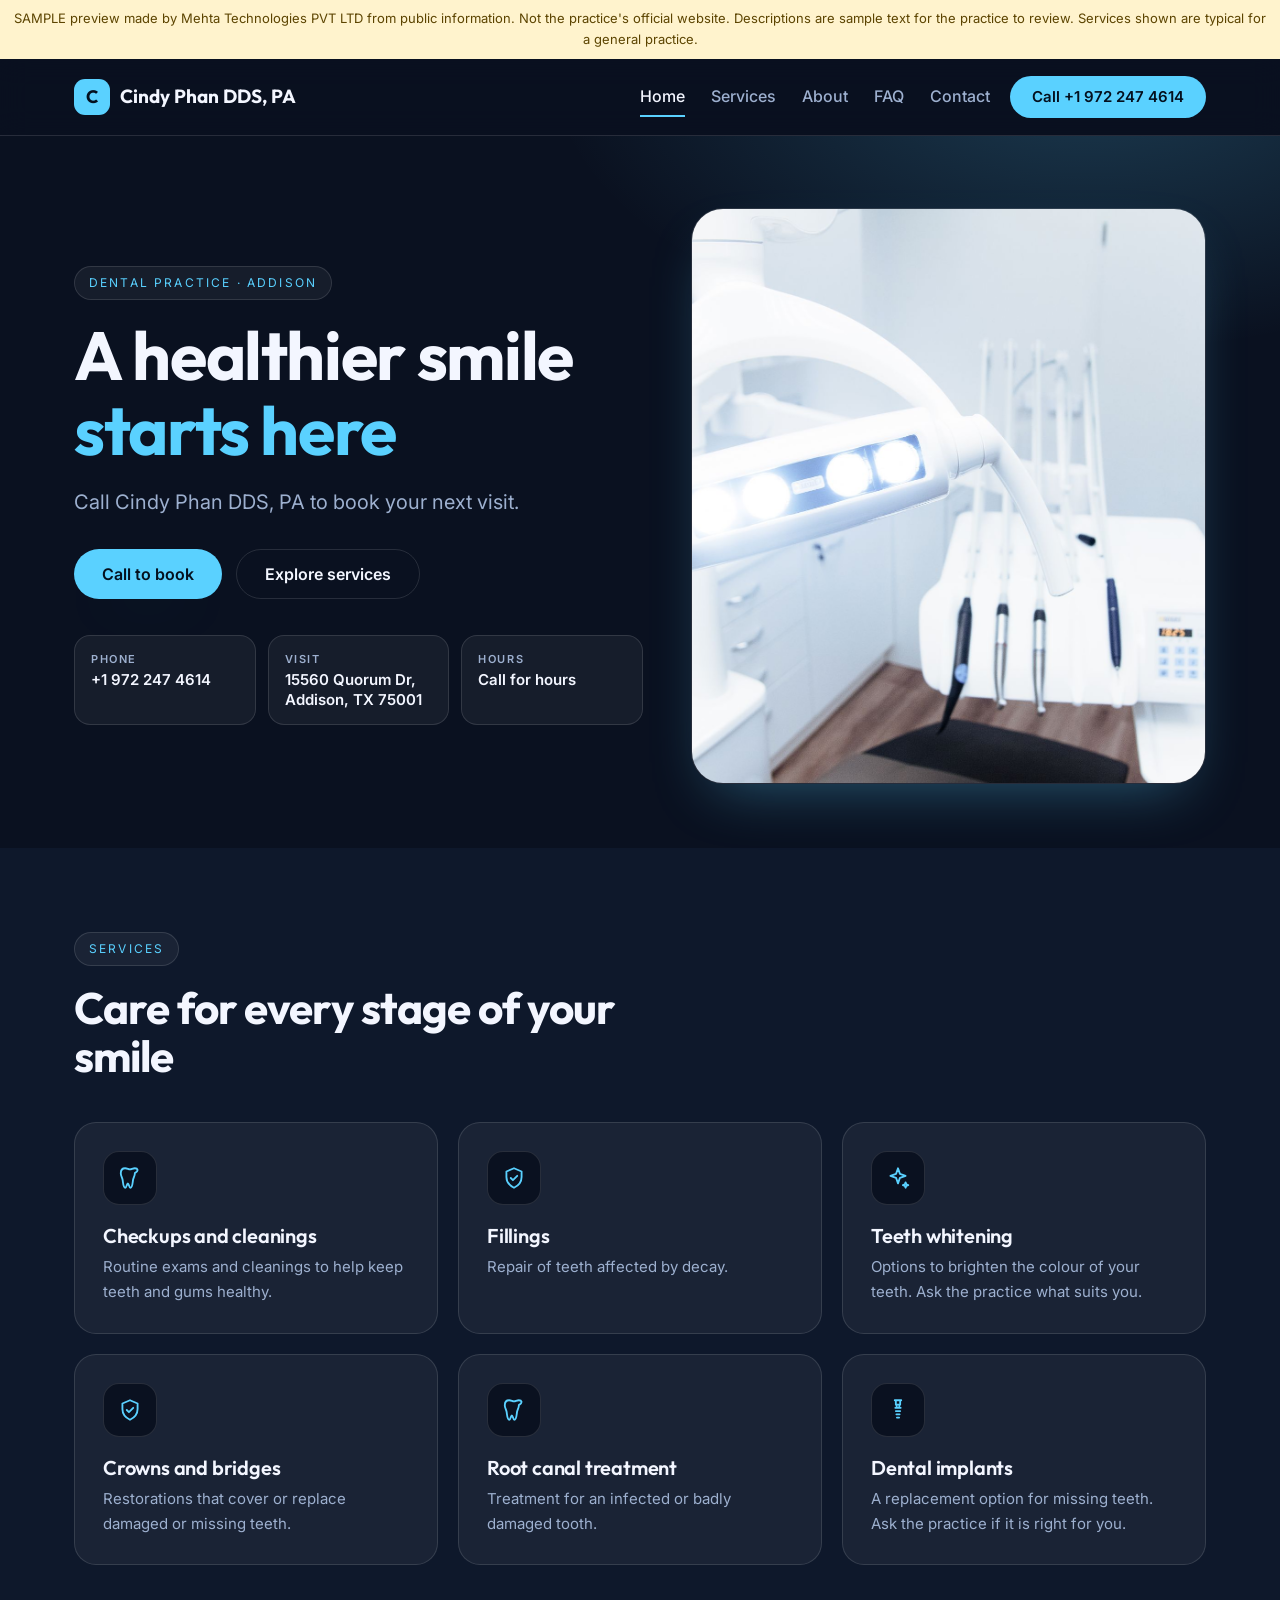
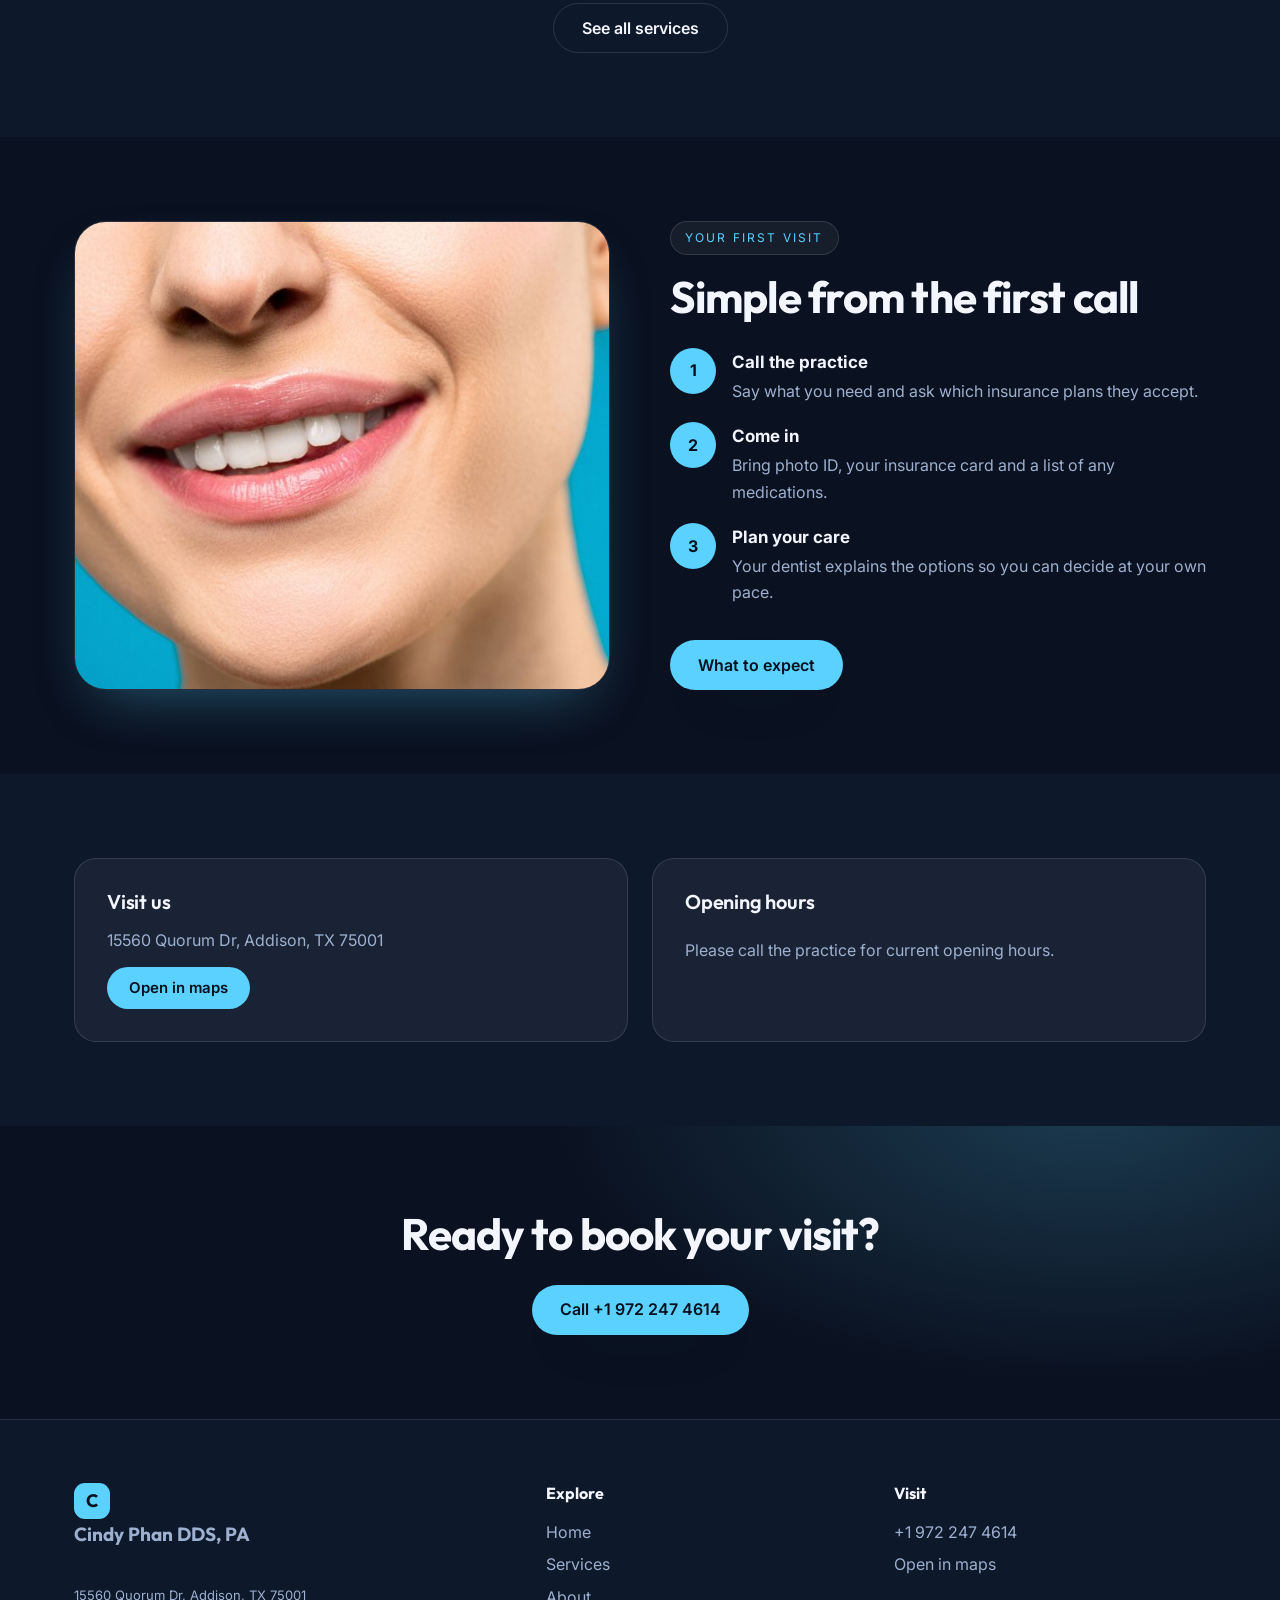
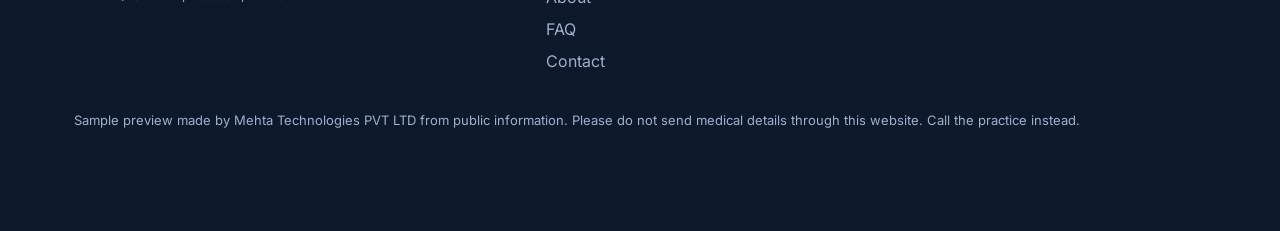
<file: 169/index.html>
<!doctype html>
<html lang='en' data-theme='noir'>
<head>
<meta charset='utf-8'>
<meta name='viewport' content='width=device-width, initial-scale=1'>
<meta name='robots' content='noindex'>
<title>Home | Cindy Phan DDS, PA</title>
<meta name='description' content='Cindy Phan DDS, PA - Home in Addison'>
<link rel='preconnect' href='https://fonts.googleapis.com'>
<link rel='preconnect' href='https://fonts.gstatic.com' crossorigin>
<link rel='stylesheet' href='https://fonts.googleapis.com/css2?family=Inter:wght@400;500;600&amp;family=Outfit:wght@500;600;700&amp;display=swap'>
<link rel='stylesheet' href='style.css'>
<script type='application/ld+json'>{"@context": "https://schema.org", "@type": "Dentist", "name": "Cindy Phan DDS, PA", "telephone": "+1 972 247 4614", "address": {"@type": "PostalAddress", "streetAddress": "15560 Quorum Dr, Addison, TX 75001"}}</script>
</head>
<body>
<div class='ribbon'>SAMPLE preview made by Mehta Technologies PVT LTD from public information. Not the practice's official website. Descriptions are sample text for the practice to review. Services shown are typical for a general practice.</div>
<header class='top'><div class='wrap bar'>
<a class='logo' href='index.html'><span class='mark'>C</span><span>Cindy Phan DDS, PA</span></a>
<input type='checkbox' id='nav-toggle' class='nav-toggle' aria-label='Menu'>
<label for='nav-toggle' class='burger'><i></i><i></i><i></i></label>
<nav class='nav'><a href='index.html' class='on'>Home</a><a href='services.html'>Services</a><a href='about.html'>About</a><a href='faq.html'>FAQ</a><a href='contact.html'>Contact</a></nav>
<a class='btn btn-sm' href='tel:+19722474614'>Call +1 972 247 4614</a>
</div></header>
<main>
<section class='hero'>
<div class='wrap hero-grid '>
<div class='rise'>
<span class='eyebrow'>Dental practice &middot; Addison</span>
<h1>A healthier smile <em>starts here</em></h1>
<p class='lead'>Call Cindy Phan DDS, PA to book your next visit.</p>
<div class='cta-row'><a class='btn' href='tel:+19722474614'>Call to book</a><a class='btn btn-ghost' href='services.html'>Explore services</a></div>
<ul class='facts'>
<li><b>Phone</b><span>+1 972 247 4614</span></li>
<li><b>Visit</b><span>15560 Quorum Dr, Addison, TX 75001</span></li>
<li><b>Hours</b><span>Call for hours</span></li>
</ul>
</div>
<div class='rise d2'><div class='hero-media'><img src='hero.jpg' alt='Dental clinic interior'></div></div>
</div>
</section>
<section class='band'><div class='wrap'>
<div class='head'><span class='eyebrow'>Services</span><h2>Care for every stage of your smile</h2></div>
<div class='cards'><div class='card'><div class='ico'><svg viewBox='0 0 24 24' aria-hidden='true'><path d='M7.5 3C5 3 3.5 5 3.5 7.5c0 3 1.5 4 1.8 7 .3 2.5.7 6.5 2.4 6.5 1.3 0 1.3-4 2.3-4s1 4 2.3 4c1.7 0 2.1-4 2.4-6.5.3-3 1.8-4 1.8-7C20.5 5 19 3 16.5 3 14.5 3 13.5 4 12 4S9.5 3 7.5 3z'/></svg></div><h3>Checkups and cleanings</h3><p>Routine exams and cleanings to help keep teeth and gums healthy.</p></div><div class='card'><div class='ico'><svg viewBox='0 0 24 24' aria-hidden='true'><path d='M12 3l7 3v5c0 4.5-3 8-7 10-4-2-7-5.5-7-10V6z'/><path d='M9 12l2 2 4-4'/></svg></div><h3>Fillings</h3><p>Repair of teeth affected by decay.</p></div><div class='card'><div class='ico'><svg viewBox='0 0 24 24' aria-hidden='true'><path d='M12 3l1.8 5.2L19 10l-5.2 1.8L12 17l-1.8-5.2L5 10l5.2-1.8z'/><path d='M19 16l.7 1.8 1.8.7-1.8.7L19 21l-.7-1.8-1.8-.7 1.8-.7z'/></svg></div><h3>Teeth whitening</h3><p>Options to brighten the colour of your teeth. Ask the practice what suits you.</p></div><div class='card'><div class='ico'><svg viewBox='0 0 24 24' aria-hidden='true'><path d='M12 3l7 3v5c0 4.5-3 8-7 10-4-2-7-5.5-7-10V6z'/><path d='M9 12l2 2 4-4'/></svg></div><h3>Crowns and bridges</h3><p>Restorations that cover or replace damaged or missing teeth.</p></div><div class='card'><div class='ico'><svg viewBox='0 0 24 24' aria-hidden='true'><path d='M7.5 3C5 3 3.5 5 3.5 7.5c0 3 1.5 4 1.8 7 .3 2.5.7 6.5 2.4 6.5 1.3 0 1.3-4 2.3-4s1 4 2.3 4c1.7 0 2.1-4 2.4-6.5.3-3 1.8-4 1.8-7C20.5 5 19 3 16.5 3 14.5 3 13.5 4 12 4S9.5 3 7.5 3z'/></svg></div><h3>Root canal treatment</h3><p>Treatment for an infected or badly damaged tooth.</p></div><div class='card'><div class='ico'><svg viewBox='0 0 24 24' aria-hidden='true'><path d='M9 3h6M10 3v4h4V3M10.5 7l.5 3M13.5 7l-.5 3M9.5 10h5M10 13h4M10.5 16h3M11 19h2'/></svg></div><h3>Dental implants</h3><p>A replacement option for missing teeth. Ask the practice if it is right for you.</p></div></div>
<p class='center'><a class='btn btn-ghost' href='services.html'>See all services</a></p>
</div></section>
<section><div class='wrap split '>
<img class='rounded' src='smile.jpg' alt='Smiling patient' loading='lazy'>
<div>
<span class='eyebrow'>Your first visit</span>
<h2>Simple from the first call</h2>
<ol class='steps'>
<li><b>Call the practice</b><span>Say what you need and ask which insurance plans they accept.</span></li>
<li><b>Come in</b><span>Bring photo ID, your insurance card and a list of any medications.</span></li>
<li><b>Plan your care</b><span>Your dentist explains the options so you can decide at your own pace.</span></li>
</ol>
<a class='btn' href='about.html'>What to expect</a>
</div>
</div></section>
<section class='band'><div class='wrap loc'>
<div class='panel'><h3>Visit us</h3><p>15560 Quorum Dr, Addison, TX 75001</p><a class='btn btn-sm' href='https://www.google.com/maps/search/?api=1&amp;query=Cindy%20Phan%20DDS%2C%20PA%2015560%20Quorum%20Dr%2C%20Addison%2C%20TX%2075001'>Open in maps</a></div>
<div class='panel'><h3>Opening hours</h3><ul class='hours'><li>Please call the practice for current opening hours.</li></ul></div>
</div></section>
<section class='cta'><div class='wrap'><h2>Ready to book your visit?</h2><a class='btn' href='tel:+19722474614'>Call +1 972 247 4614</a></div></section>

</main>
<footer><div class='wrap fgrid'>
<div><a class='logo' href='index.html'><span class='mark'>C</span><span>Cindy Phan DDS, PA</span></a><p class='small'>15560 Quorum Dr, Addison, TX 75001</p></div>
<div><b>Explore</b><a href='index.html'>Home</a><a href='services.html'>Services</a><a href='about.html'>About</a><a href='faq.html'>FAQ</a><a href='contact.html'>Contact</a></div>
<div><b>Visit</b><a href='tel:+19722474614'>+1 972 247 4614</a><a href='https://www.google.com/maps/search/?api=1&amp;query=Cindy%20Phan%20DDS%2C%20PA%2015560%20Quorum%20Dr%2C%20Addison%2C%20TX%2075001'>Open in maps</a></div>
</div>
<div class='wrap small'>Sample preview made by Mehta Technologies PVT LTD from public information. Please do not send medical details through this website. Call the practice instead.</div></footer>
<a class='callbar' href='tel:+19722474614'>Call +1 972 247 4614</a>
</body>
</html>
</file>
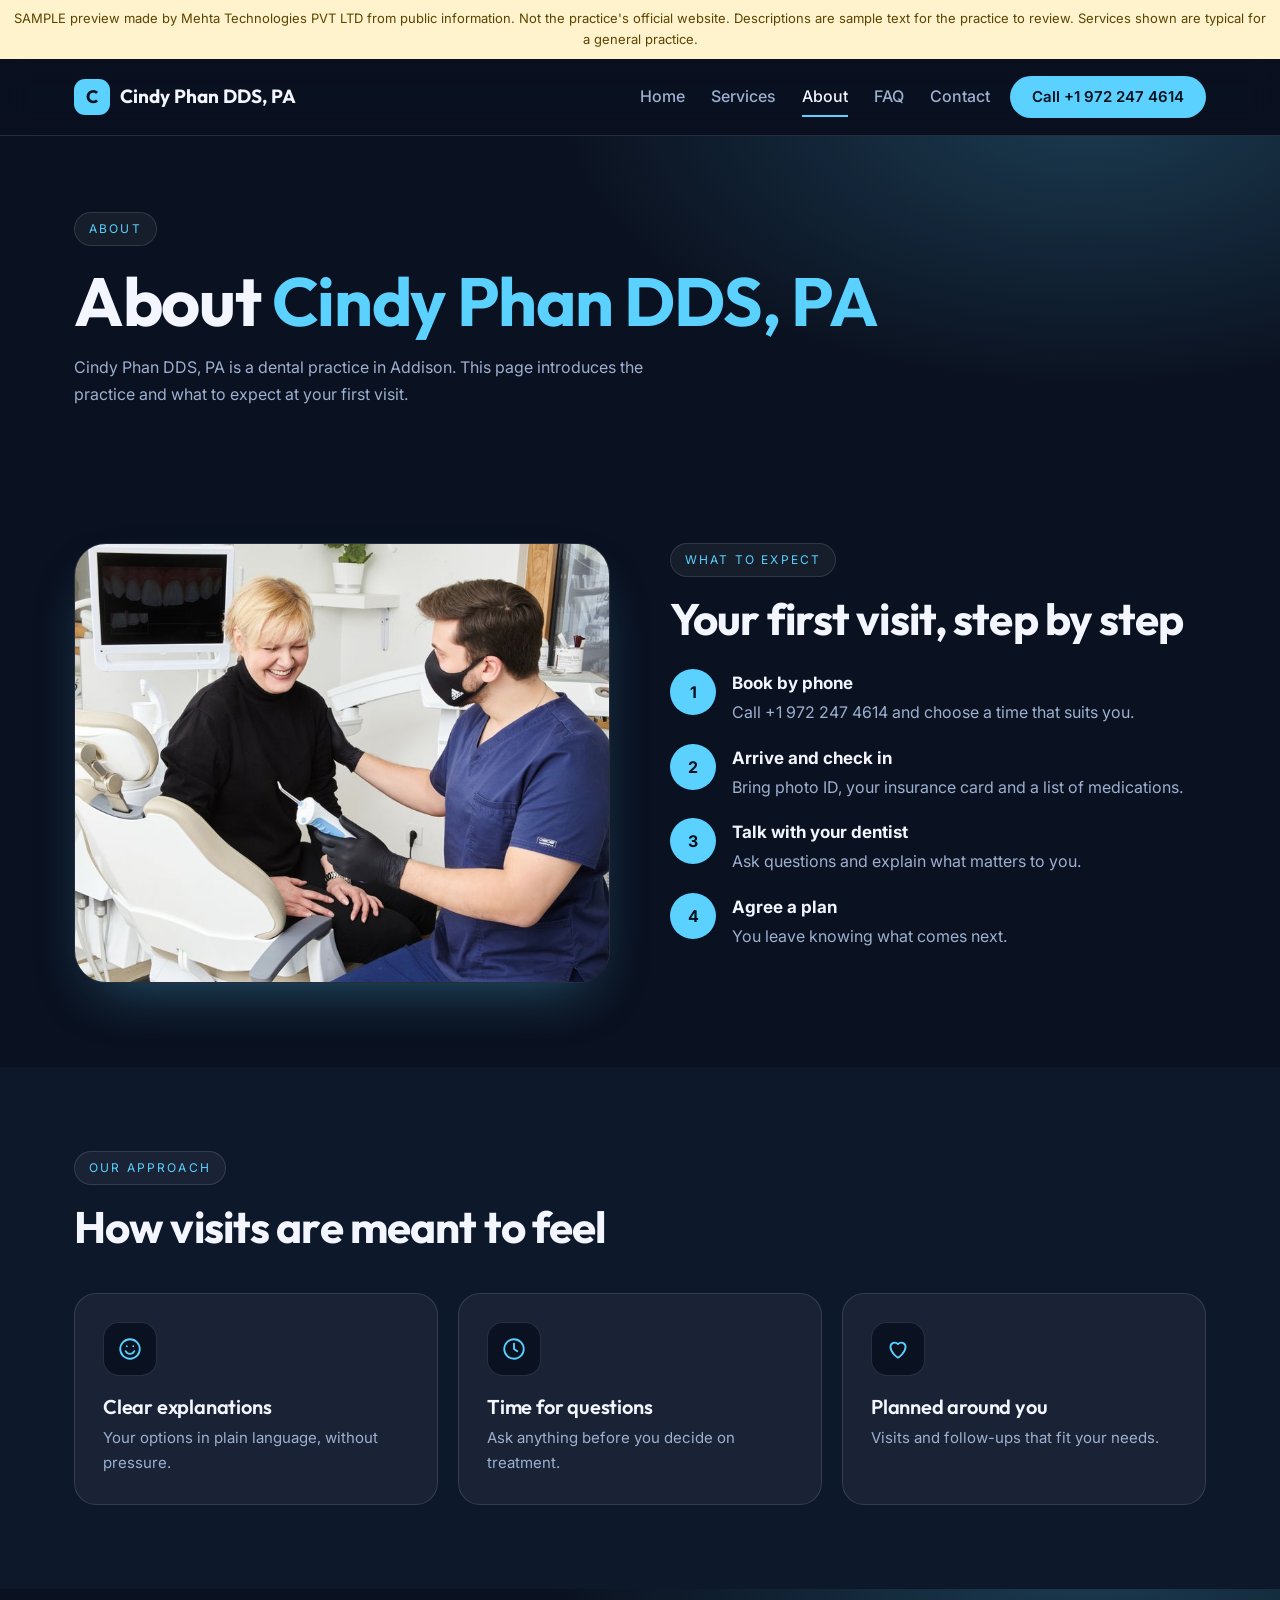
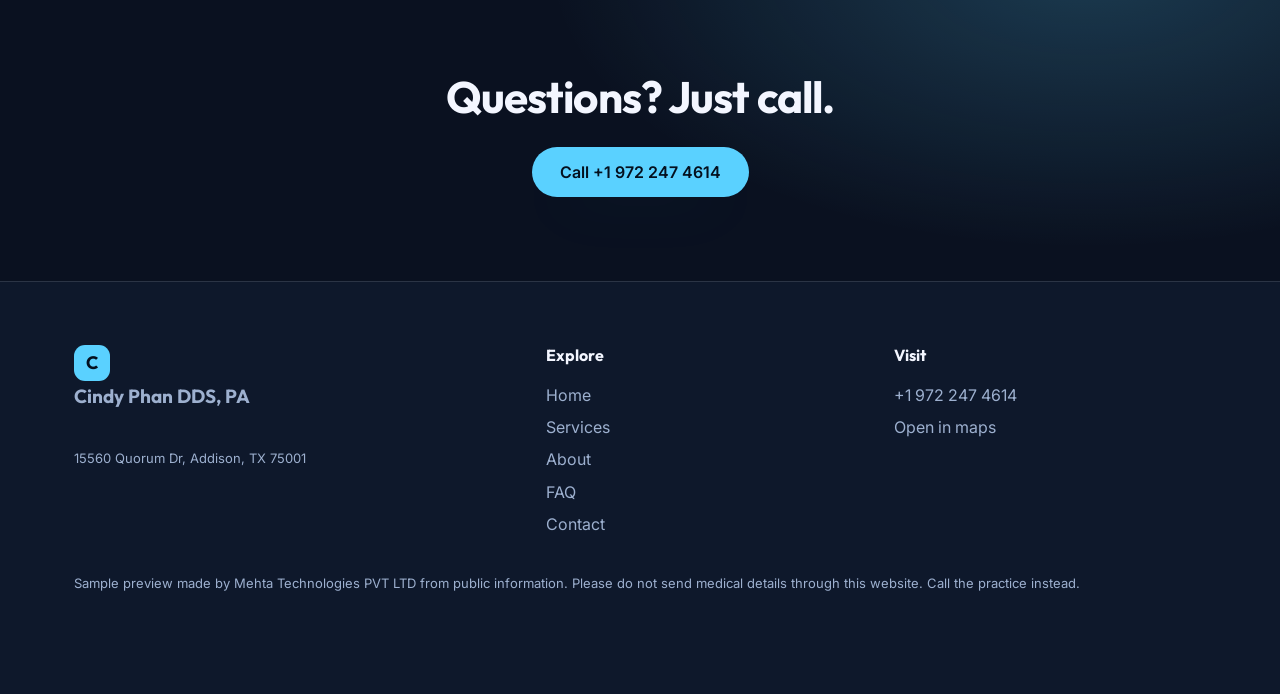
<file: 169/about.html>
<!doctype html>
<html lang='en' data-theme='noir'>
<head>
<meta charset='utf-8'>
<meta name='viewport' content='width=device-width, initial-scale=1'>
<meta name='robots' content='noindex'>
<title>About | Cindy Phan DDS, PA</title>
<meta name='description' content='Cindy Phan DDS, PA - About in Addison'>
<link rel='preconnect' href='https://fonts.googleapis.com'>
<link rel='preconnect' href='https://fonts.gstatic.com' crossorigin>
<link rel='stylesheet' href='https://fonts.googleapis.com/css2?family=Inter:wght@400;500;600&amp;family=Outfit:wght@500;600;700&amp;display=swap'>
<link rel='stylesheet' href='style.css'>
<script type='application/ld+json'>{"@context": "https://schema.org", "@type": "Dentist", "name": "Cindy Phan DDS, PA", "telephone": "+1 972 247 4614", "address": {"@type": "PostalAddress", "streetAddress": "15560 Quorum Dr, Addison, TX 75001"}}</script>
</head>
<body>
<div class='ribbon'>SAMPLE preview made by Mehta Technologies PVT LTD from public information. Not the practice's official website. Descriptions are sample text for the practice to review. Services shown are typical for a general practice.</div>
<header class='top'><div class='wrap bar'>
<a class='logo' href='index.html'><span class='mark'>C</span><span>Cindy Phan DDS, PA</span></a>
<input type='checkbox' id='nav-toggle' class='nav-toggle' aria-label='Menu'>
<label for='nav-toggle' class='burger'><i></i><i></i><i></i></label>
<nav class='nav'><a href='index.html'>Home</a><a href='services.html'>Services</a><a href='about.html' class='on'>About</a><a href='faq.html'>FAQ</a><a href='contact.html'>Contact</a></nav>
<a class='btn btn-sm' href='tel:+19722474614'>Call +1 972 247 4614</a>
</div></header>
<main>
<section class='page-hero'><div class='wrap'><span class='eyebrow'>About</span><h1>About <em>Cindy Phan DDS, PA</em></h1><p>Cindy Phan DDS, PA is a dental practice in Addison. This page introduces the practice and what to expect at your first visit.</p></div></section>
<section><div class='wrap split '>
<img class='rounded' src='care.jpg' alt='Dentist talking with a patient' loading='lazy'>
<div>
<span class='eyebrow'>What to expect</span>
<h2>Your first visit, step by step</h2>
<ol class='steps'>
<li><b>Book by phone</b><span>Call +1 972 247 4614 and choose a time that suits you.</span></li>
<li><b>Arrive and check in</b><span>Bring photo ID, your insurance card and a list of medications.</span></li>
<li><b>Talk with your dentist</b><span>Ask questions and explain what matters to you.</span></li>
<li><b>Agree a plan</b><span>You leave knowing what comes next.</span></li>
</ol>
</div>
</div></section>
<section class='band'><div class='wrap'>
<div class='head'><span class='eyebrow'>Our approach</span><h2>How visits are meant to feel</h2></div>
<div class='cards'>
<div class='card'><div class='ico'><svg viewBox='0 0 24 24' aria-hidden='true'><circle cx='12' cy='12' r='9'/><path d='M8 14c1 1.8 2.3 2.5 4 2.5s3-.7 4-2.5'/><path d='M9 9.5h.01M15 9.5h.01'/></svg></div><h3>Clear explanations</h3><p>Your options in plain language, without pressure.</p></div>
<div class='card'><div class='ico'><svg viewBox='0 0 24 24' aria-hidden='true'><circle cx='12' cy='12' r='9'/><path d='M12 7v5l3 2'/></svg></div><h3>Time for questions</h3><p>Ask anything before you decide on treatment.</p></div>
<div class='card'><div class='ico'><svg viewBox='0 0 24 24' aria-hidden='true'><path d='M12 20s-7-4.4-7-10a4 4 0 017-2.5A4 4 0 0119 10c0 5.6-7 10-7 10z'/></svg></div><h3>Planned around you</h3><p>Visits and follow-ups that fit your needs.</p></div>
</div></div></section>
<section class='cta'><div class='wrap'><h2>Questions? Just call.</h2><a class='btn' href='tel:+19722474614'>Call +1 972 247 4614</a></div></section>

</main>
<footer><div class='wrap fgrid'>
<div><a class='logo' href='index.html'><span class='mark'>C</span><span>Cindy Phan DDS, PA</span></a><p class='small'>15560 Quorum Dr, Addison, TX 75001</p></div>
<div><b>Explore</b><a href='index.html'>Home</a><a href='services.html'>Services</a><a href='about.html'>About</a><a href='faq.html'>FAQ</a><a href='contact.html'>Contact</a></div>
<div><b>Visit</b><a href='tel:+19722474614'>+1 972 247 4614</a><a href='https://www.google.com/maps/search/?api=1&amp;query=Cindy%20Phan%20DDS%2C%20PA%2015560%20Quorum%20Dr%2C%20Addison%2C%20TX%2075001'>Open in maps</a></div>
</div>
<div class='wrap small'>Sample preview made by Mehta Technologies PVT LTD from public information. Please do not send medical details through this website. Call the practice instead.</div></footer>
<a class='callbar' href='tel:+19722474614'>Call +1 972 247 4614</a>
</body>
</html>
</file>
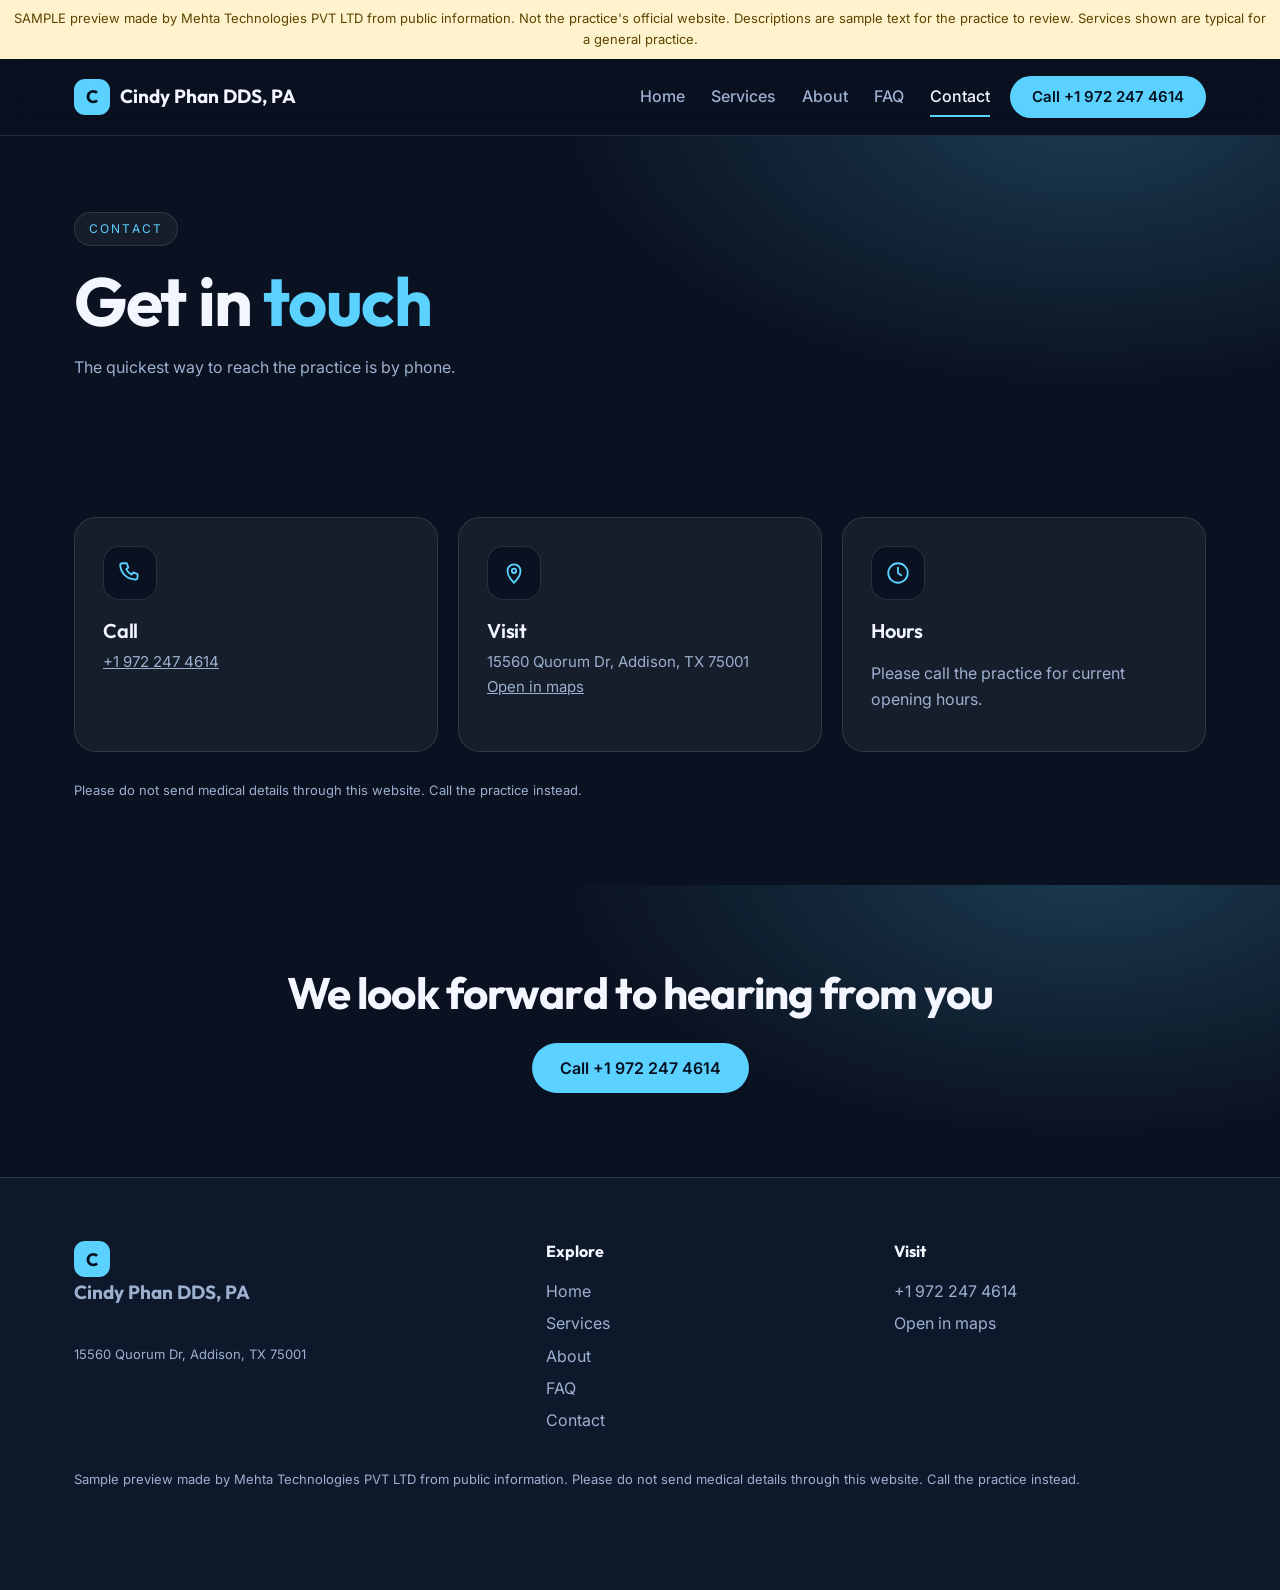
<file: 169/contact.html>
<!doctype html>
<html lang='en' data-theme='noir'>
<head>
<meta charset='utf-8'>
<meta name='viewport' content='width=device-width, initial-scale=1'>
<meta name='robots' content='noindex'>
<title>Contact | Cindy Phan DDS, PA</title>
<meta name='description' content='Cindy Phan DDS, PA - Contact in Addison'>
<link rel='preconnect' href='https://fonts.googleapis.com'>
<link rel='preconnect' href='https://fonts.gstatic.com' crossorigin>
<link rel='stylesheet' href='https://fonts.googleapis.com/css2?family=Inter:wght@400;500;600&amp;family=Outfit:wght@500;600;700&amp;display=swap'>
<link rel='stylesheet' href='style.css'>
<script type='application/ld+json'>{"@context": "https://schema.org", "@type": "Dentist", "name": "Cindy Phan DDS, PA", "telephone": "+1 972 247 4614", "address": {"@type": "PostalAddress", "streetAddress": "15560 Quorum Dr, Addison, TX 75001"}}</script>
</head>
<body>
<div class='ribbon'>SAMPLE preview made by Mehta Technologies PVT LTD from public information. Not the practice's official website. Descriptions are sample text for the practice to review. Services shown are typical for a general practice.</div>
<header class='top'><div class='wrap bar'>
<a class='logo' href='index.html'><span class='mark'>C</span><span>Cindy Phan DDS, PA</span></a>
<input type='checkbox' id='nav-toggle' class='nav-toggle' aria-label='Menu'>
<label for='nav-toggle' class='burger'><i></i><i></i><i></i></label>
<nav class='nav'><a href='index.html'>Home</a><a href='services.html'>Services</a><a href='about.html'>About</a><a href='faq.html'>FAQ</a><a href='contact.html' class='on'>Contact</a></nav>
<a class='btn btn-sm' href='tel:+19722474614'>Call +1 972 247 4614</a>
</div></header>
<main>
<section class='page-hero'><div class='wrap'><span class='eyebrow'>Contact</span><h1>Get in <em>touch</em></h1><p>The quickest way to reach the practice is by phone.</p></div></section>
<section><div class='wrap'>
<div class='cards'>
<div class='card'><div class='ico'><svg viewBox='0 0 24 24' aria-hidden='true'><path d='M6 3h3l1.5 4-2 1.5a11 11 0 005 5l1.5-2L19 13v3a2 2 0 01-2 2A14 14 0 013 5a2 2 0 012-2z'/></svg></div><h3>Call</h3><p><a href='tel:+19722474614'>+1 972 247 4614</a></p></div>
<div class='card'><div class='ico'><svg viewBox='0 0 24 24' aria-hidden='true'><path d='M12 21s6-5.5 6-11a6 6 0 10-12 0c0 5.5 6 11 6 11z'/><circle cx='12' cy='10' r='2'/></svg></div><h3>Visit</h3><p>15560 Quorum Dr, Addison, TX 75001<br><a href='https://www.google.com/maps/search/?api=1&amp;query=Cindy%20Phan%20DDS%2C%20PA%2015560%20Quorum%20Dr%2C%20Addison%2C%20TX%2075001'>Open in maps</a></p></div>
<div class='card'><div class='ico'><svg viewBox='0 0 24 24' aria-hidden='true'><circle cx='12' cy='12' r='9'/><path d='M12 7v5l3 2'/></svg></div><h3>Hours</h3><ul class='hours'><li>Please call the practice for current opening hours.</li></ul></div>
</div>
<p class='small' style='margin-top:28px'>Please do not send medical details through this website. Call the practice instead.</p>
</div></section>
<section class='cta'><div class='wrap'><h2>We look forward to hearing from you</h2><a class='btn' href='tel:+19722474614'>Call +1 972 247 4614</a></div></section></main>
<footer><div class='wrap fgrid'>
<div><a class='logo' href='index.html'><span class='mark'>C</span><span>Cindy Phan DDS, PA</span></a><p class='small'>15560 Quorum Dr, Addison, TX 75001</p></div>
<div><b>Explore</b><a href='index.html'>Home</a><a href='services.html'>Services</a><a href='about.html'>About</a><a href='faq.html'>FAQ</a><a href='contact.html'>Contact</a></div>
<div><b>Visit</b><a href='tel:+19722474614'>+1 972 247 4614</a><a href='https://www.google.com/maps/search/?api=1&amp;query=Cindy%20Phan%20DDS%2C%20PA%2015560%20Quorum%20Dr%2C%20Addison%2C%20TX%2075001'>Open in maps</a></div>
</div>
<div class='wrap small'>Sample preview made by Mehta Technologies PVT LTD from public information. Please do not send medical details through this website. Call the practice instead.</div></footer>
<a class='callbar' href='tel:+19722474614'>Call +1 972 247 4614</a>
</body>
</html>
</file>
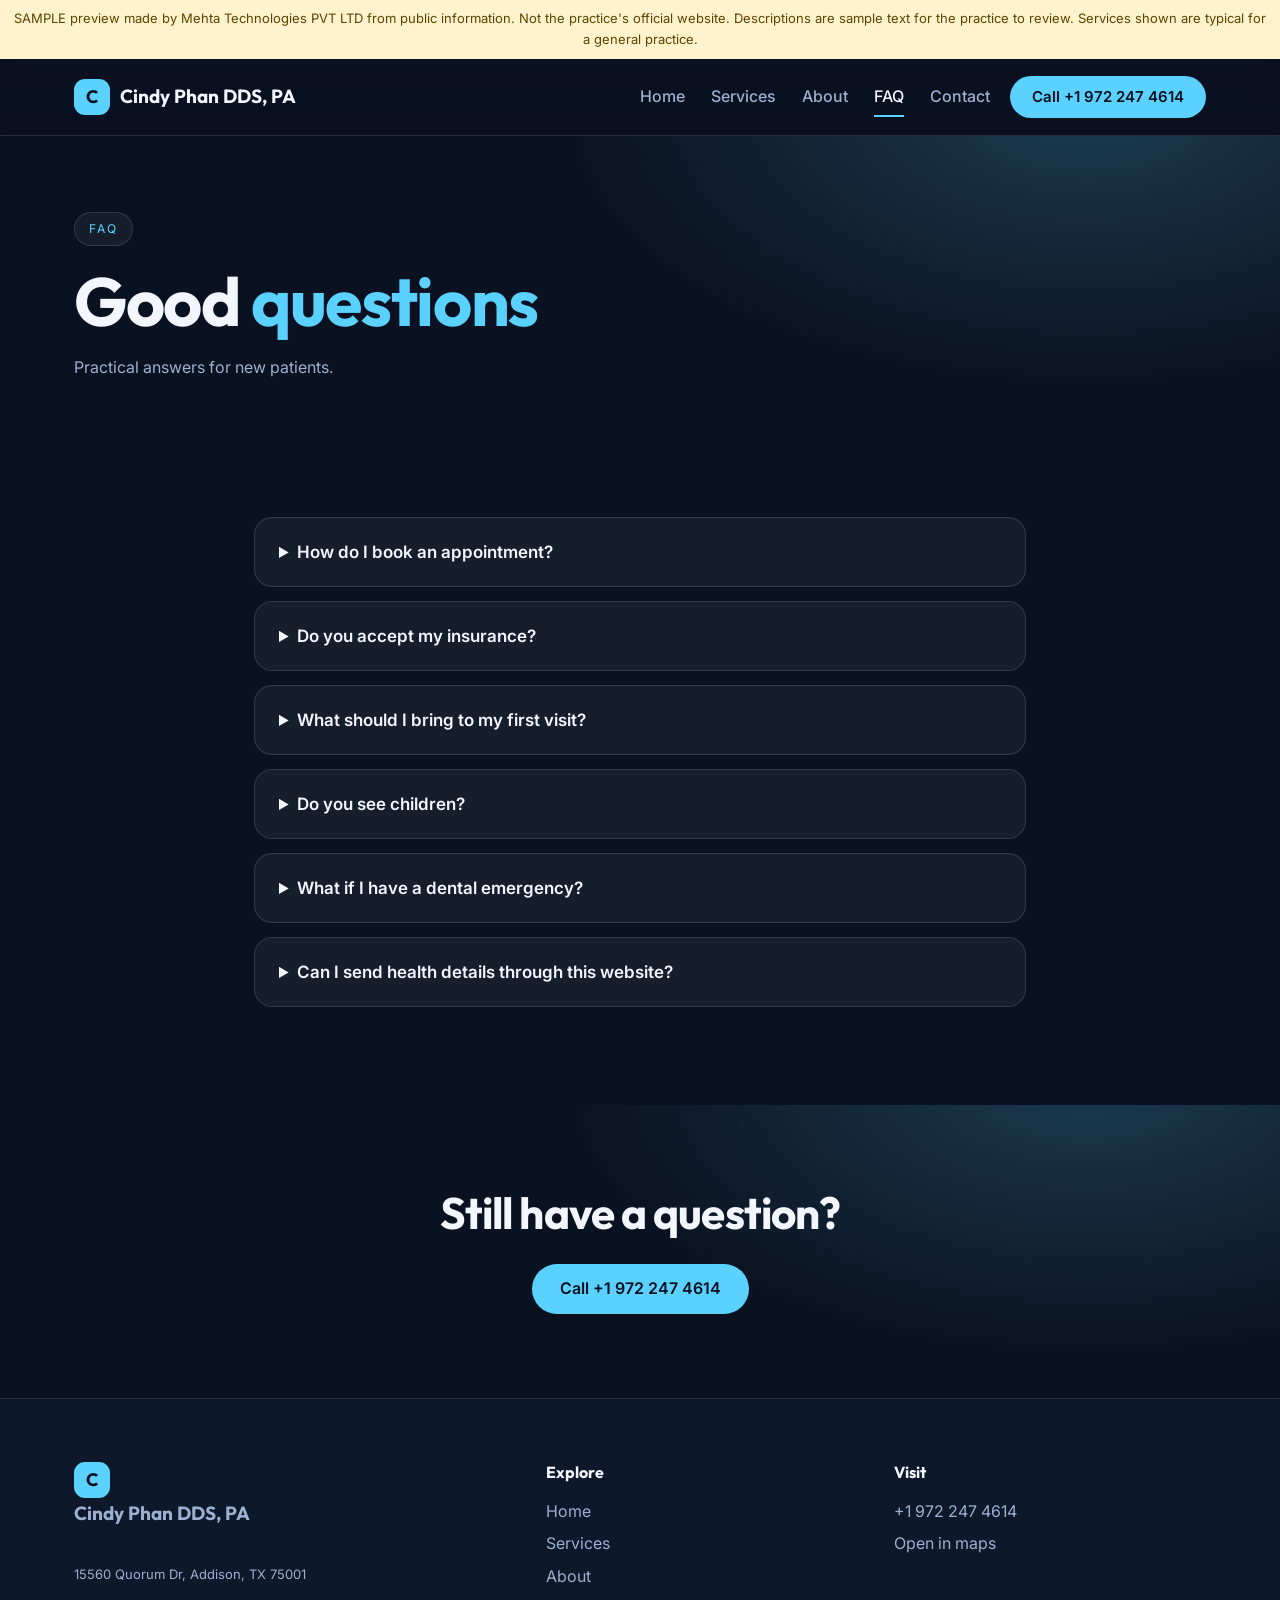
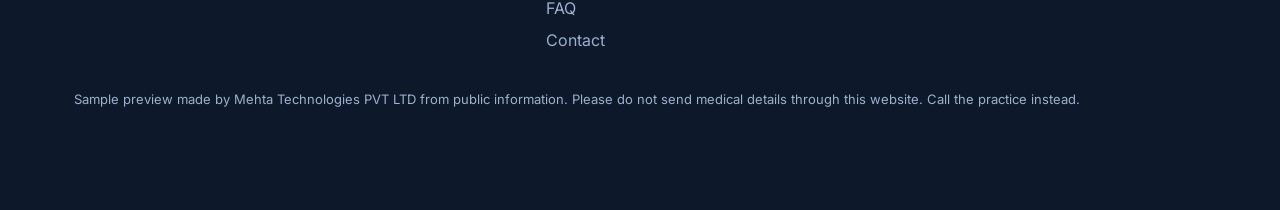
<file: 169/faq.html>
<!doctype html>
<html lang='en' data-theme='noir'>
<head>
<meta charset='utf-8'>
<meta name='viewport' content='width=device-width, initial-scale=1'>
<meta name='robots' content='noindex'>
<title>FAQ | Cindy Phan DDS, PA</title>
<meta name='description' content='Cindy Phan DDS, PA - FAQ in Addison'>
<link rel='preconnect' href='https://fonts.googleapis.com'>
<link rel='preconnect' href='https://fonts.gstatic.com' crossorigin>
<link rel='stylesheet' href='https://fonts.googleapis.com/css2?family=Inter:wght@400;500;600&amp;family=Outfit:wght@500;600;700&amp;display=swap'>
<link rel='stylesheet' href='style.css'>
<script type='application/ld+json'>{"@context": "https://schema.org", "@type": "Dentist", "name": "Cindy Phan DDS, PA", "telephone": "+1 972 247 4614", "address": {"@type": "PostalAddress", "streetAddress": "15560 Quorum Dr, Addison, TX 75001"}}</script>
</head>
<body>
<div class='ribbon'>SAMPLE preview made by Mehta Technologies PVT LTD from public information. Not the practice's official website. Descriptions are sample text for the practice to review. Services shown are typical for a general practice.</div>
<header class='top'><div class='wrap bar'>
<a class='logo' href='index.html'><span class='mark'>C</span><span>Cindy Phan DDS, PA</span></a>
<input type='checkbox' id='nav-toggle' class='nav-toggle' aria-label='Menu'>
<label for='nav-toggle' class='burger'><i></i><i></i><i></i></label>
<nav class='nav'><a href='index.html'>Home</a><a href='services.html'>Services</a><a href='about.html'>About</a><a href='faq.html' class='on'>FAQ</a><a href='contact.html'>Contact</a></nav>
<a class='btn btn-sm' href='tel:+19722474614'>Call +1 972 247 4614</a>
</div></header>
<main>
<section class='page-hero'><div class='wrap'><span class='eyebrow'>FAQ</span><h1>Good <em>questions</em></h1><p>Practical answers for new patients.</p></div></section>
<section><div class='wrap' style='max-width:820px'><details><summary>How do I book an appointment?</summary><p>Call +1 972 247 4614. The team will help you choose a time.</p></details><details><summary>Do you accept my insurance?</summary><p>Plans differ. Please call the practice with your plan details so they can confirm.</p></details><details><summary>What should I bring to my first visit?</summary><p>Photo ID, your insurance card if you have one, and a list of any medications you take.</p></details><details><summary>Do you see children?</summary><p>Please call the practice to ask about appointments for children.</p></details><details><summary>What if I have a dental emergency?</summary><p>Call the practice as soon as you can. If you cannot reach them and it is a medical emergency, call your local emergency number.</p></details><details><summary>Can I send health details through this website?</summary><p>No. Please call the practice instead. A website is not a safe place for health information.</p></details></div></section>
<section class='cta'><div class='wrap'><h2>Still have a question?</h2><a class='btn' href='tel:+19722474614'>Call +1 972 247 4614</a></div></section>

</main>
<footer><div class='wrap fgrid'>
<div><a class='logo' href='index.html'><span class='mark'>C</span><span>Cindy Phan DDS, PA</span></a><p class='small'>15560 Quorum Dr, Addison, TX 75001</p></div>
<div><b>Explore</b><a href='index.html'>Home</a><a href='services.html'>Services</a><a href='about.html'>About</a><a href='faq.html'>FAQ</a><a href='contact.html'>Contact</a></div>
<div><b>Visit</b><a href='tel:+19722474614'>+1 972 247 4614</a><a href='https://www.google.com/maps/search/?api=1&amp;query=Cindy%20Phan%20DDS%2C%20PA%2015560%20Quorum%20Dr%2C%20Addison%2C%20TX%2075001'>Open in maps</a></div>
</div>
<div class='wrap small'>Sample preview made by Mehta Technologies PVT LTD from public information. Please do not send medical details through this website. Call the practice instead.</div></footer>
<a class='callbar' href='tel:+19722474614'>Call +1 972 247 4614</a>
</body>
</html>
</file>
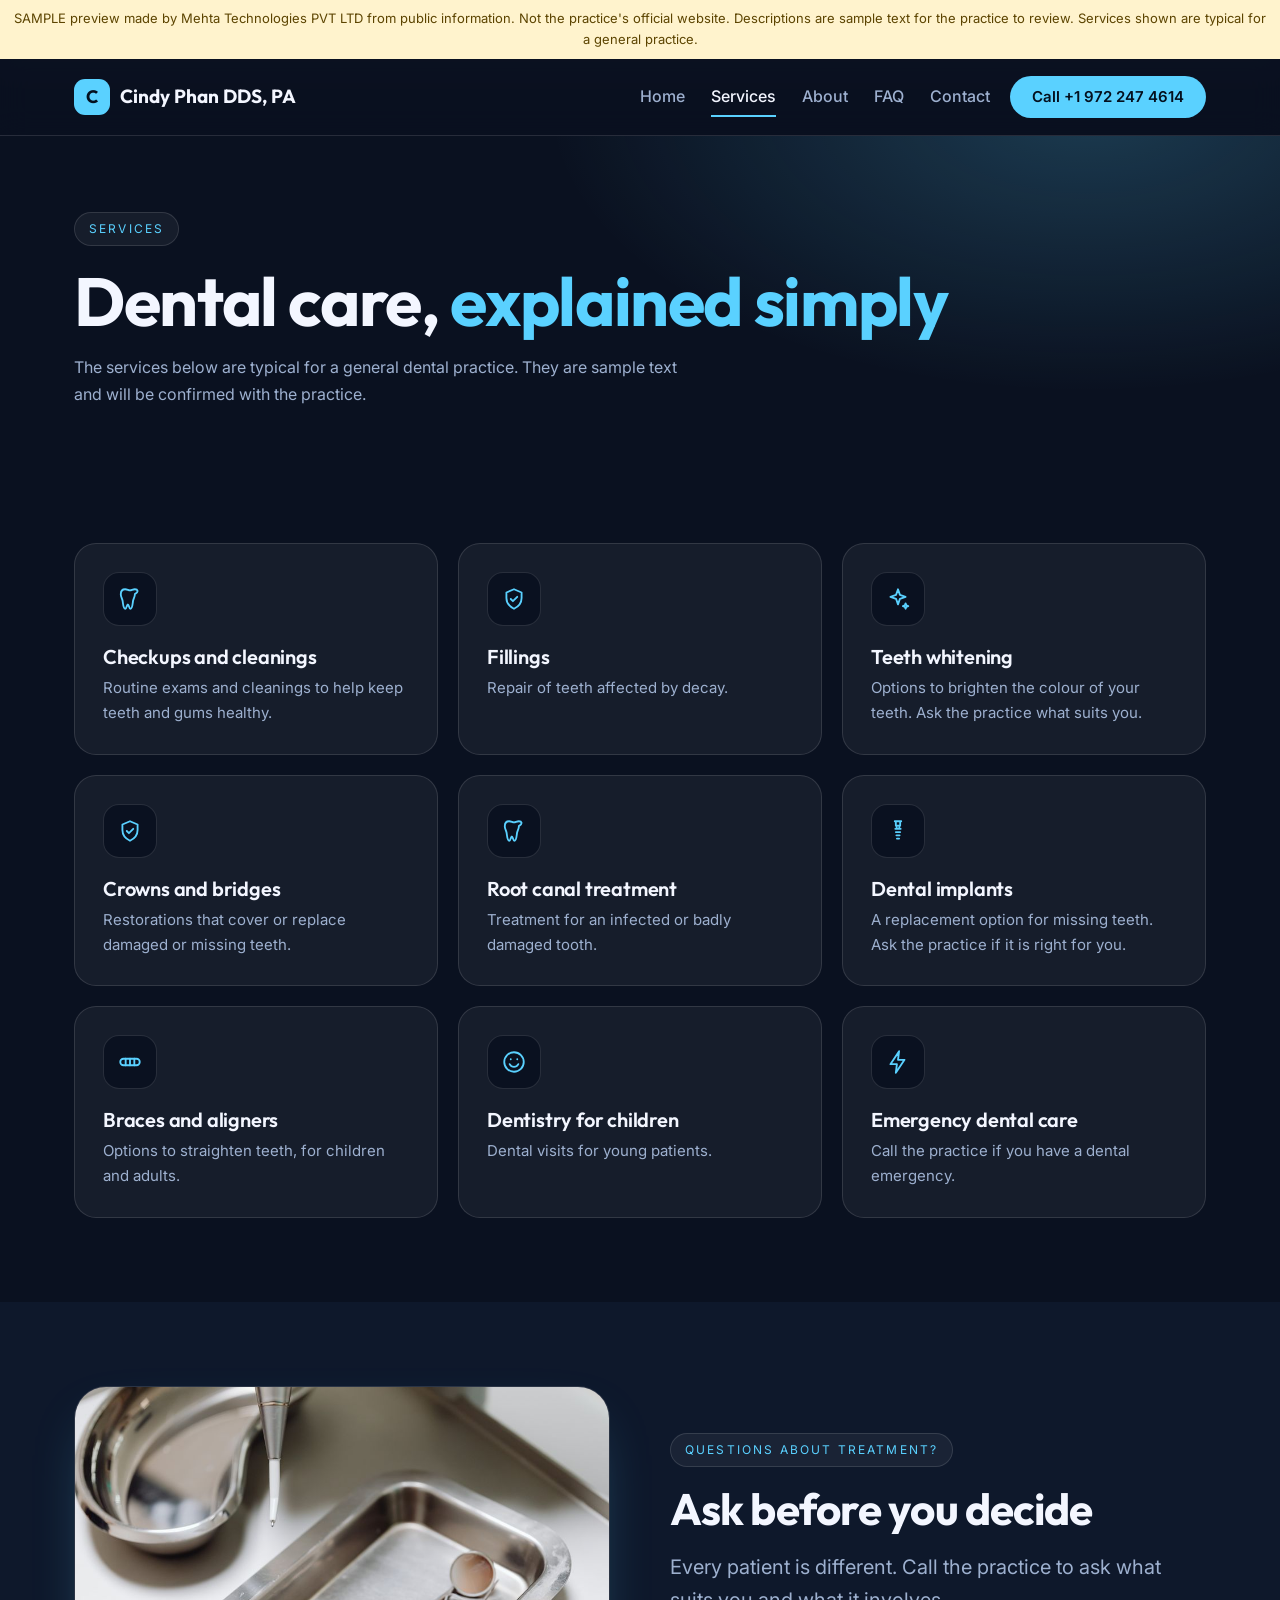
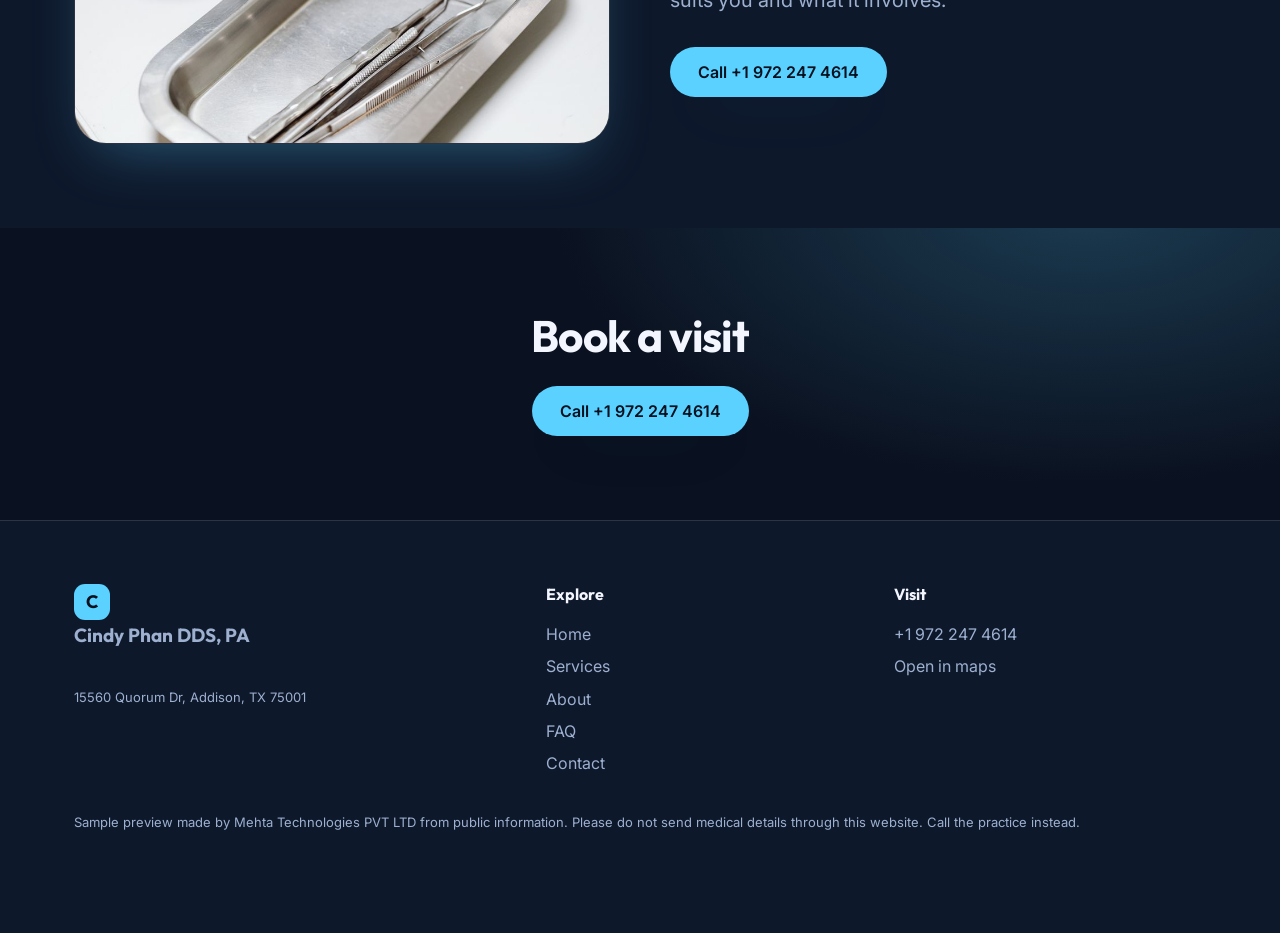
<file: 169/services.html>
<!doctype html>
<html lang='en' data-theme='noir'>
<head>
<meta charset='utf-8'>
<meta name='viewport' content='width=device-width, initial-scale=1'>
<meta name='robots' content='noindex'>
<title>Services | Cindy Phan DDS, PA</title>
<meta name='description' content='Cindy Phan DDS, PA - Services in Addison'>
<link rel='preconnect' href='https://fonts.googleapis.com'>
<link rel='preconnect' href='https://fonts.gstatic.com' crossorigin>
<link rel='stylesheet' href='https://fonts.googleapis.com/css2?family=Inter:wght@400;500;600&amp;family=Outfit:wght@500;600;700&amp;display=swap'>
<link rel='stylesheet' href='style.css'>
<script type='application/ld+json'>{"@context": "https://schema.org", "@type": "Dentist", "name": "Cindy Phan DDS, PA", "telephone": "+1 972 247 4614", "address": {"@type": "PostalAddress", "streetAddress": "15560 Quorum Dr, Addison, TX 75001"}}</script>
</head>
<body>
<div class='ribbon'>SAMPLE preview made by Mehta Technologies PVT LTD from public information. Not the practice's official website. Descriptions are sample text for the practice to review. Services shown are typical for a general practice.</div>
<header class='top'><div class='wrap bar'>
<a class='logo' href='index.html'><span class='mark'>C</span><span>Cindy Phan DDS, PA</span></a>
<input type='checkbox' id='nav-toggle' class='nav-toggle' aria-label='Menu'>
<label for='nav-toggle' class='burger'><i></i><i></i><i></i></label>
<nav class='nav'><a href='index.html'>Home</a><a href='services.html' class='on'>Services</a><a href='about.html'>About</a><a href='faq.html'>FAQ</a><a href='contact.html'>Contact</a></nav>
<a class='btn btn-sm' href='tel:+19722474614'>Call +1 972 247 4614</a>
</div></header>
<main>
<section class='page-hero'><div class='wrap'><span class='eyebrow'>Services</span><h1>Dental care, <em>explained simply</em></h1><p>The services below are typical for a general dental practice. They are sample text and will be confirmed with the practice.</p></div></section>
<section><div class='wrap'><div class='cards'><div class='card'><div class='ico'><svg viewBox='0 0 24 24' aria-hidden='true'><path d='M7.5 3C5 3 3.5 5 3.5 7.5c0 3 1.5 4 1.8 7 .3 2.5.7 6.5 2.4 6.5 1.3 0 1.3-4 2.3-4s1 4 2.3 4c1.7 0 2.1-4 2.4-6.5.3-3 1.8-4 1.8-7C20.5 5 19 3 16.5 3 14.5 3 13.5 4 12 4S9.5 3 7.5 3z'/></svg></div><h3>Checkups and cleanings</h3><p>Routine exams and cleanings to help keep teeth and gums healthy.</p></div><div class='card'><div class='ico'><svg viewBox='0 0 24 24' aria-hidden='true'><path d='M12 3l7 3v5c0 4.5-3 8-7 10-4-2-7-5.5-7-10V6z'/><path d='M9 12l2 2 4-4'/></svg></div><h3>Fillings</h3><p>Repair of teeth affected by decay.</p></div><div class='card'><div class='ico'><svg viewBox='0 0 24 24' aria-hidden='true'><path d='M12 3l1.8 5.2L19 10l-5.2 1.8L12 17l-1.8-5.2L5 10l5.2-1.8z'/><path d='M19 16l.7 1.8 1.8.7-1.8.7L19 21l-.7-1.8-1.8-.7 1.8-.7z'/></svg></div><h3>Teeth whitening</h3><p>Options to brighten the colour of your teeth. Ask the practice what suits you.</p></div><div class='card'><div class='ico'><svg viewBox='0 0 24 24' aria-hidden='true'><path d='M12 3l7 3v5c0 4.5-3 8-7 10-4-2-7-5.5-7-10V6z'/><path d='M9 12l2 2 4-4'/></svg></div><h3>Crowns and bridges</h3><p>Restorations that cover or replace damaged or missing teeth.</p></div><div class='card'><div class='ico'><svg viewBox='0 0 24 24' aria-hidden='true'><path d='M7.5 3C5 3 3.5 5 3.5 7.5c0 3 1.5 4 1.8 7 .3 2.5.7 6.5 2.4 6.5 1.3 0 1.3-4 2.3-4s1 4 2.3 4c1.7 0 2.1-4 2.4-6.5.3-3 1.8-4 1.8-7C20.5 5 19 3 16.5 3 14.5 3 13.5 4 12 4S9.5 3 7.5 3z'/></svg></div><h3>Root canal treatment</h3><p>Treatment for an infected or badly damaged tooth.</p></div><div class='card'><div class='ico'><svg viewBox='0 0 24 24' aria-hidden='true'><path d='M9 3h6M10 3v4h4V3M10.5 7l.5 3M13.5 7l-.5 3M9.5 10h5M10 13h4M10.5 16h3M11 19h2'/></svg></div><h3>Dental implants</h3><p>A replacement option for missing teeth. Ask the practice if it is right for you.</p></div><div class='card'><div class='ico'><svg viewBox='0 0 24 24' aria-hidden='true'><rect x='3' y='9' width='18' height='6' rx='3'/><path d='M8 9v6M12 9v6M16 9v6'/></svg></div><h3>Braces and aligners</h3><p>Options to straighten teeth, for children and adults.</p></div><div class='card'><div class='ico'><svg viewBox='0 0 24 24' aria-hidden='true'><circle cx='12' cy='12' r='9'/><path d='M8 14c1 1.8 2.3 2.5 4 2.5s3-.7 4-2.5'/><path d='M9 9.5h.01M15 9.5h.01'/></svg></div><h3>Dentistry for children</h3><p>Dental visits for young patients.</p></div><div class='card'><div class='ico'><svg viewBox='0 0 24 24' aria-hidden='true'><path d='M13 2L5 14h6l-1 8 8-12h-6z'/></svg></div><h3>Emergency dental care</h3><p>Call the practice if you have a dental emergency.</p></div></div></div></section>
<section class='band'><div class='wrap split'><img class='rounded' src='tech.jpg' alt='Dental equipment' loading='lazy'><div><span class='eyebrow'>Questions about treatment?</span><h2>Ask before you decide</h2><p class='lead'>Every patient is different. Call the practice to ask what suits you and what it involves.</p><div class='cta-row'><a class='btn' href='tel:+19722474614'>Call +1 972 247 4614</a></div></div></div></section>
<section class='cta'><div class='wrap'><h2>Book a visit</h2><a class='btn' href='tel:+19722474614'>Call +1 972 247 4614</a></div></section>

</main>
<footer><div class='wrap fgrid'>
<div><a class='logo' href='index.html'><span class='mark'>C</span><span>Cindy Phan DDS, PA</span></a><p class='small'>15560 Quorum Dr, Addison, TX 75001</p></div>
<div><b>Explore</b><a href='index.html'>Home</a><a href='services.html'>Services</a><a href='about.html'>About</a><a href='faq.html'>FAQ</a><a href='contact.html'>Contact</a></div>
<div><b>Visit</b><a href='tel:+19722474614'>+1 972 247 4614</a><a href='https://www.google.com/maps/search/?api=1&amp;query=Cindy%20Phan%20DDS%2C%20PA%2015560%20Quorum%20Dr%2C%20Addison%2C%20TX%2075001'>Open in maps</a></div>
</div>
<div class='wrap small'>Sample preview made by Mehta Technologies PVT LTD from public information. Please do not send medical details through this website. Call the practice instead.</div></footer>
<a class='callbar' href='tel:+19722474614'>Call +1 972 247 4614</a>
</body>
</html>
</file>
<file: 169/style.css>
:root{--radius:22px;--max:1180px}
[data-theme=sky]{--bg:#eef4ff;--bg2:#ffffff;--ink:#0b1630;--mute:#55627d;--brand:#1f5eff;--on:#ffffff;--card:#ffffff;--line:rgba(11,22,48,.1);--hero:linear-gradient(160deg,#e1ebff 0%,#f6f9ff 62%);--shadow:0 24px 50px -24px rgba(31,94,255,.45);--fd:'Manrope',system-ui,sans-serif;--fb:'Inter',system-ui,sans-serif}
[data-theme=noir]{--bg:#0a1120;--bg2:#0e182b;--ink:#f3f6ff;--mute:#9db0cf;--brand:#5ad1ff;--on:#04101e;--card:rgba(255,255,255,.05);--line:rgba(255,255,255,.12);--hero:radial-gradient(900px 480px at 85% -10%,rgba(90,209,255,.22),transparent 60%),#0a1120;--shadow:0 24px 60px -24px rgba(90,209,255,.4);--fd:'Outfit',system-ui,sans-serif;--fb:'Inter',system-ui,sans-serif}
[data-theme=forest]{--bg:#0f1a15;--bg2:#13221b;--ink:#f3eee3;--mute:#a8b8ad;--brand:#9be3b4;--on:#0c1a12;--card:rgba(255,255,255,.04);--line:rgba(243,238,227,.14);--hero:radial-gradient(800px 460px at 15% -5%,rgba(155,227,180,.16),transparent 60%),#0f1a15;--shadow:0 24px 60px -26px rgba(155,227,180,.35);--fd:'Cormorant Garamond',Georgia,serif;--fb:'Inter',system-ui,sans-serif}
[data-theme=ivory]{--bg:#faf6f0;--bg2:#ffffff;--ink:#1c1a17;--mute:#6a6459;--brand:#8f5f36;--on:#ffffff;--card:#ffffff;--line:rgba(28,26,23,.1);--hero:linear-gradient(160deg,#f1e8da,#faf6f0 65%);--shadow:0 24px 50px -26px rgba(143,95,54,.5);--fd:'Playfair Display',Georgia,serif;--fb:'Inter',system-ui,sans-serif}
*{box-sizing:border-box;margin:0}
html{scroll-behavior:smooth}
body{font-family:var(--fb);background:var(--bg);color:var(--ink);line-height:1.65;-webkit-font-smoothing:antialiased}
img{max-width:100%;display:block}
a{color:inherit}
.wrap{max-width:var(--max);margin:0 auto;padding:0 24px}
h1,h2,h3{font-family:var(--fd);line-height:1.1;letter-spacing:-.02em}
h1{font-size:clamp(38px,6vw,68px);font-weight:700}
h2{font-size:clamp(28px,4vw,44px);font-weight:700}
h3{font-size:20px;font-weight:600;letter-spacing:-.01em}
[data-theme=forest] h1,[data-theme=forest] h2,[data-theme=ivory] h1,[data-theme=ivory] h2{font-weight:500}
h1 em{font-style:italic;color:var(--brand)}
[data-theme=sky] h1 em,[data-theme=noir] h1 em{font-style:normal}
.lead{font-size:clamp(17px,2vw,20px);color:var(--mute);max-width:560px;margin-top:18px}
.eyebrow{display:inline-block;font-size:12px;letter-spacing:.18em;text-transform:uppercase;color:var(--brand);border:1px solid var(--line);border-radius:999px;padding:6px 14px;margin-bottom:18px;background:var(--card)}
.ribbon{background:#fff3cd;color:#5c4400;text-align:center;padding:8px 14px;font-size:13px}
.top{position:sticky;top:0;z-index:20;background:var(--bg);border-bottom:1px solid var(--line)}
@supports (backdrop-filter:blur(10px)){.top{background:color-mix(in srgb,var(--bg) 82%,transparent);backdrop-filter:blur(14px)}}
.bar{display:flex;align-items:center;gap:20px;height:76px}
.logo{display:flex;gap:10px;align-items:center;font-family:var(--fd);font-weight:700;font-size:19px;text-decoration:none}
.mark{width:36px;height:36px;border-radius:11px;background:var(--brand);color:var(--on);display:grid;place-items:center;font-size:18px}
.nav{display:flex;gap:26px;margin-left:auto}
.nav a{text-decoration:none;color:var(--mute);font-weight:500;padding:6px 0;border-bottom:2px solid transparent}
.nav a:hover,.nav a.on{color:var(--ink);border-bottom-color:var(--brand)}
.nav-toggle,.burger{display:none}
.btn{display:inline-flex;align-items:center;justify-content:center;min-height:50px;padding:0 28px;border-radius:999px;background:var(--brand);color:var(--on);font-weight:600;text-decoration:none;box-shadow:var(--shadow);transition:transform .2s,filter .2s}
.btn:hover{transform:translateY(-2px);filter:brightness(1.06)}
.btn-ghost{background:transparent;color:var(--ink);border:1px solid var(--line);box-shadow:none}
.btn-sm{min-height:42px;padding:0 22px;font-size:15px}
section{padding:84px 0}
.band{background:var(--bg2)}
.hero{padding:72px 0 64px;background:var(--hero)}
.hero-grid{display:grid;grid-template-columns:1.05fr .95fr;gap:48px;align-items:center}
.solo{grid-template-columns:1fr;max-width:820px}
.cta-row{display:flex;gap:14px;flex-wrap:wrap;margin:30px 0 0}
.facts{list-style:none;padding:0;display:grid;grid-template-columns:repeat(3,1fr);gap:12px;margin-top:36px}
.facts li{background:var(--card);border:1px solid var(--line);border-radius:16px;padding:14px 16px;display:flex;flex-direction:column;gap:2px}
.facts b{font-size:11px;letter-spacing:.14em;text-transform:uppercase;color:var(--mute);font-weight:600}
.facts span{font-size:15px;font-weight:600;line-height:1.35}
.hero-media img{width:100%;height:min(580px,64vh);object-fit:cover;border-radius:32px;box-shadow:var(--shadow);border:1px solid var(--line)}
.head{max-width:640px;margin-bottom:42px}
.center{text-align:center;margin-top:38px}
.cards{display:grid;grid-template-columns:repeat(auto-fit,minmax(270px,1fr));gap:20px}
.card{background:var(--card);border:1px solid var(--line);border-radius:var(--radius);padding:28px;transition:transform .25s,box-shadow .25s}
.card:hover{transform:translateY(-5px);box-shadow:var(--shadow)}
.ico{width:54px;height:54px;border-radius:16px;display:grid;place-items:center;border:1px solid var(--line);background:var(--bg)}
.ico svg{width:26px;height:26px;stroke:var(--brand);fill:none;stroke-width:1.7;stroke-linecap:round;stroke-linejoin:round}
.card h3{margin:20px 0 8px}
.card p{color:var(--mute);font-size:15px}
.split{display:grid;grid-template-columns:1fr 1fr;gap:60px;align-items:center}
.split.solo{max-width:760px;margin:0 auto}
.rounded{border-radius:32px;width:100%;height:100%;max-height:540px;object-fit:cover;border:1px solid var(--line);box-shadow:var(--shadow)}
.steps{list-style:none;padding:0;counter-reset:s;margin:26px 0 34px;display:grid;gap:18px}
.steps li{counter-increment:s;display:grid;grid-template-columns:46px 1fr;gap:2px 16px}
.steps li::before{content:counter(s);grid-row:span 2;width:46px;height:46px;border-radius:50%;background:var(--brand);color:var(--on);display:grid;place-items:center;font-weight:700}
.steps b{font-size:17px}
.steps span{color:var(--mute)}
.loc{display:grid;grid-template-columns:1fr 1fr;gap:24px}
.panel{background:var(--card);border:1px solid var(--line);border-radius:var(--radius);padding:32px}
.panel h3{margin-bottom:14px}
.panel p{color:var(--mute);margin-bottom:14px}
.hours{list-style:none;padding:0}
.hours li{padding:10px 0;border-bottom:1px solid var(--line);color:var(--mute)}
.hours li:last-child{border-bottom:0}
.cta{text-align:center;background:var(--hero)}
.cta h2{margin-bottom:26px}
.page-hero{padding:76px 0 52px;background:var(--hero)}
.page-hero p{color:var(--mute);max-width:620px;margin-top:16px}
details{background:var(--card);border:1px solid var(--line);border-radius:18px;padding:20px 24px;margin-bottom:14px}
summary{cursor:pointer;font-weight:600;font-size:17px}
details p{margin-top:12px;color:var(--mute)}
footer{border-top:1px solid var(--line);padding:60px 0 100px;background:var(--bg2)}
.fgrid{display:grid;grid-template-columns:1.4fr 1fr 1fr;gap:36px}
.fgrid b{display:block;margin-bottom:10px;font-family:var(--fd)}
.fgrid a{display:block;color:var(--mute);text-decoration:none;padding:3px 0}
.small{font-size:13px;color:var(--mute);margin-top:12px}
footer .small{margin-top:32px}
.callbar{display:none}
@keyframes rise{from{opacity:0;transform:translateY(20px)}to{opacity:1;transform:none}}
.rise{animation:rise .9s ease both}
.d2{animation-delay:.18s}
@media(max-width:900px){.hero-grid,.split,.loc,.fgrid{grid-template-columns:1fr}.facts{grid-template-columns:1fr}section{padding:60px 0}.hero{padding:48px 0}.nav{display:none;position:absolute;top:76px;left:0;right:0;flex-direction:column;gap:14px;background:var(--bg);padding:20px 24px;border-bottom:1px solid var(--line)}.burger{display:flex;flex-direction:column;gap:5px;margin-left:auto;cursor:pointer;padding:10px}.burger i{display:block;width:24px;height:2px;background:var(--ink)}.nav-toggle:checked~.nav{display:flex}.btn-sm{display:none}.callbar{display:flex;position:fixed;left:14px;right:14px;bottom:14px;z-index:30;min-height:52px;border-radius:999px;background:var(--brand);color:var(--on);font-weight:700;text-decoration:none;align-items:center;justify-content:center;box-shadow:var(--shadow)}}
@media(prefers-reduced-motion:reduce){.rise{animation:none}html{scroll-behavior:auto}.card,.btn{transition:none}}
</file>
